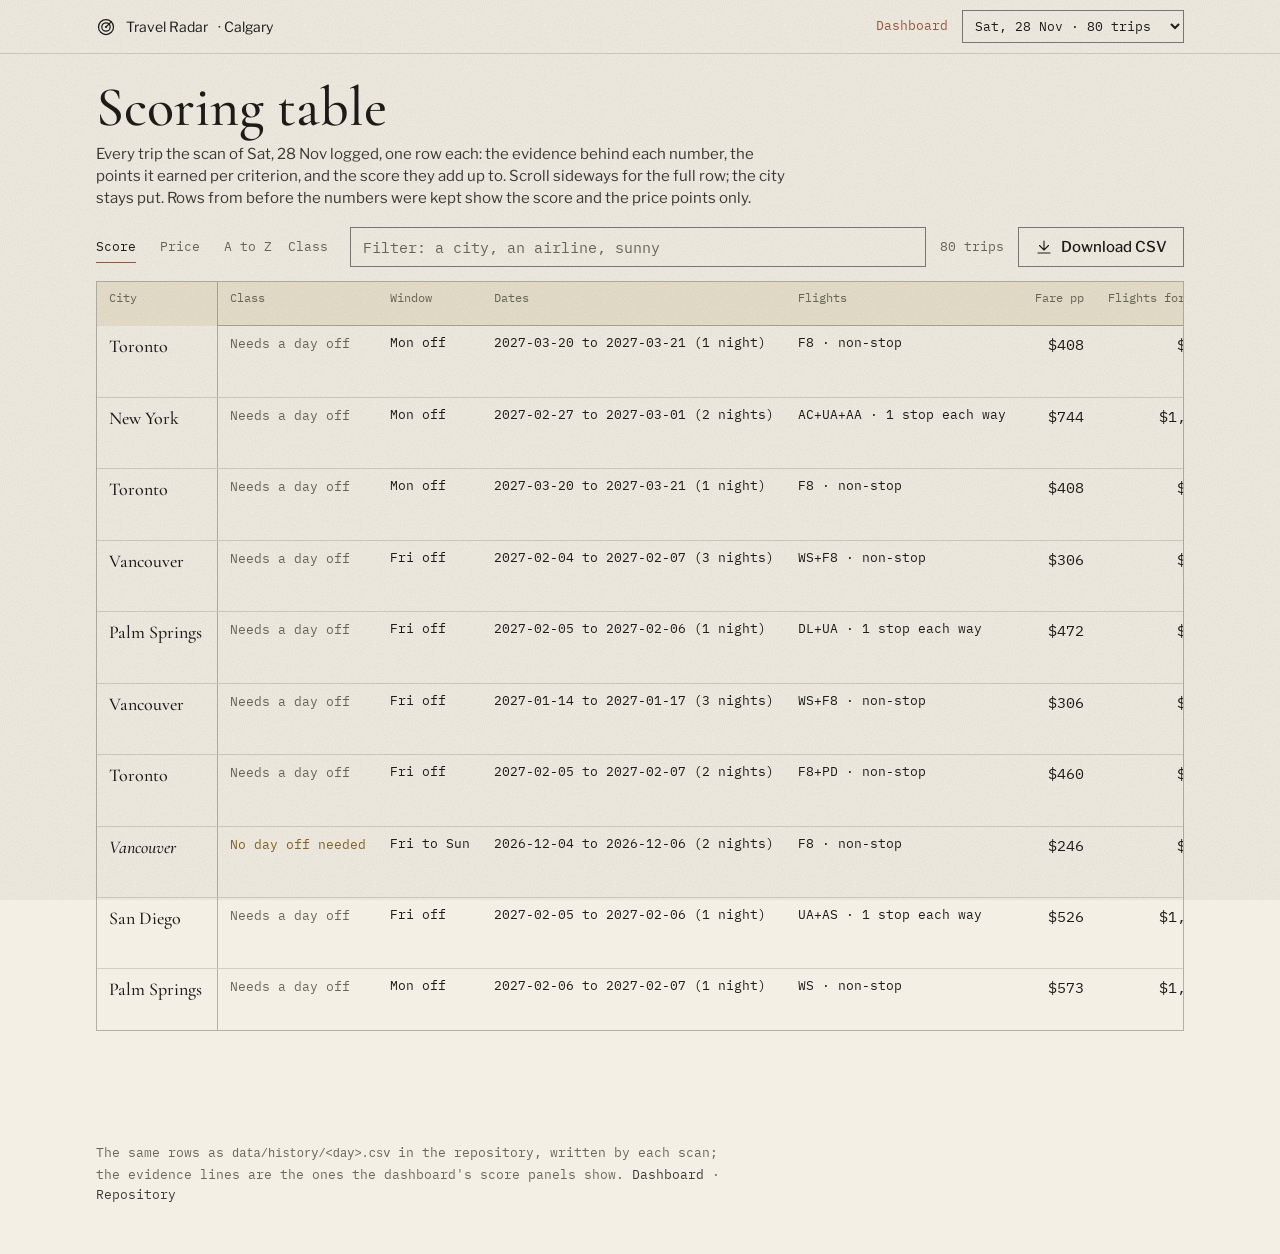
<file: table.html>
<!doctype html>
<html lang="en">
<head>
  <meta charset="utf-8">
  <meta name="viewport" content="width=device-width, initial-scale=1, viewport-fit=cover">
  <title>Scoring table · Travel Radar</title>
  <meta name="description" content="Every trip the radar logged in a scan, spreadsheet-style: the evidence behind each number, the points per criterion, and the score.">
  <meta name="theme-color" content="#F3EFE4" media="(prefers-color-scheme: light)">
  <meta name="theme-color" content="#2C2A27" media="(prefers-color-scheme: dark)">
  <link rel="icon" href="site/icons/icon.svg" type="image/svg+xml">
  <link rel="apple-touch-icon" href="site/icons/apple-touch-icon.png">
  <link rel="preconnect" href="https://fonts.googleapis.com">
  <link rel="preconnect" href="https://fonts.gstatic.com" crossorigin>
  <link rel="stylesheet" href="https://fonts.googleapis.com/css2?family=Cormorant+Garamond:ital,wght@0,400;0,500;1,400&family=Libre+Franklin:wght@400;500&family=IBM+Plex+Mono&display=swap" media="print" onload="this.media='all'">
  <noscript><link rel="stylesheet" href="https://fonts.googleapis.com/css2?family=Cormorant+Garamond:ital,wght@0,400;0,500;1,400&family=Libre+Franklin:wght@400;500&family=IBM+Plex+Mono&display=swap"></noscript>
  <link rel="stylesheet" href="site/style.css">
</head>
<body class="table-page">
  <svg class="sprite" aria-hidden="true" xmlns="http://www.w3.org/2000/svg">
    <symbol id="i-radar" viewBox="0 0 24 24"><circle cx="12" cy="12" r="9"/><circle cx="12" cy="12" r="5"/><circle cx="12" cy="12" r="1.2" fill="currentColor" stroke="none"/><path d="M12 12l6.4-6.4"/></symbol>
    <symbol id="i-down" viewBox="0 0 24 24"><path d="M12 4v12M6 10l6 6 6-6M4 20h16"/></symbol>
  </svg>

  <header class="bar static">
    <a class="brand" href="./"><svg class="ic" aria-hidden="true"><use href="#i-radar"/></svg>Travel Radar<span class="brand-x"> · Calgary</span></a>
    <div class="bar-right">
      <a class="mono-link" href="./">Dashboard</a>
      <label class="sr" for="day">Scan day</label>
      <select id="day" class="day-pick"><option>Loading…</option></select>
    </div>
  </header>

  <main>
    <section aria-labelledby="table-h">
      <h1 id="table-h">Scoring table</h1>
      <p class="hint" id="hint">Every trip the scan logged, one row each: the evidence behind each number, the points it earned per criterion, and the score they add up to. Scroll sideways for the full row; the city stays put.</p>
      <div class="tools">
        <fieldset class="seg" id="sort">
          <legend class="sr">Sort trips by</legend>
          <label><input type="radio" name="sort" value="score" checked><span>Score</span></label>
          <label><input type="radio" name="sort" value="price"><span>Price</span></label>
          <label><input type="radio" name="sort" value="city"><span>A to Z</span></label>
          <label><input type="radio" name="sort" value="class"><span>Class</span></label>
        </fieldset>
        <input id="q" class="filter" type="search" placeholder="Filter: a city, an airline, sunny" aria-label="Filter rows">
        <span id="count" class="muted count" aria-live="polite"></span>
        <a id="dl" class="btn" href="data/history/latest.csv" download><svg class="ic" aria-hidden="true"><use href="#i-down"/></svg>Download CSV</a>
      </div>
      <div class="tscroll" id="wrap" tabindex="0">
        <table class="stab" id="tbl"><thead></thead><tbody></tbody></table>
      </div>
    </section>
  </main>

  <footer>
    <p>The same rows as <code>data/history/&lt;day&gt;.csv</code> in the repository, written by each scan; the evidence lines are the ones the dashboard's score panels show.
      <a href="./">Dashboard</a> ·
      <a href="https://github.com/WilliamEbong/spontaneous-travel-radar">Repository</a></p>
  </footer>
  <script src="site/table.js" defer></script>
</body>
</html>
</file>
<file: site/style.css>
/* Travel Radar, in the archive-of-looking system: one horizon (the Earth's limb at 63.3% of the first frame), paper
   below it, Perpetua / Franklin Gothic / Consolas with their web fallbacks, ivory and ink with rust as the one payoff
   colour. Square corners, keylines instead of shadows, grain instead of gradients. Colour never carries meaning alone:
   every class, ladder and status word is printed. */
:root {
  color-scheme: light;
  --serif: "Perpetua", "Cormorant Garamond", "Sitka Banner", Georgia, serif;
  --sans: "Franklin Gothic Book", "Libre Franklin", system-ui, sans-serif;
  --sans-m: "Franklin Gothic Medium", "Libre Franklin", system-ui, sans-serif;
  --mono: "Consolas", "IBM Plex Mono", ui-monospace, Menlo, monospace;
  --ease: cubic-bezier(0.3, 0, 0.7, 1);   /* near-linear: every fade, slide and push on the page */
  interpolate-size: allow-keywords;        /* lets <details> open to height: auto with a transition */

  --ground: #F3EFE4;            /* ivory */
  --card: #E9E1CD;              /* aged cream: slips, pages, drawers that need a ground */
  --ink: #1D1C1A;
  --graphite: #3C3A35;
  --caption: #6B665C;           /* 5.0:1 on ivory */
  --grey: #8B867B;              /* rules, de-emphasis, never text under 24 px */
  --rust: #A2573B;              /* the payoff: hits, exceptional, the primary action */
  --rust-ink: #A2573B;          /* rust as text on this ground (4.6:1 on ivory) */
  --ochre: #B98A3E;             /* the no-day-off class rule */
  --ochre-text: #8A6420;
  --green: #4E6A58;
  --blue: #6E8496;
  --series: #236292;            /* Prussian blue, the chart series */
  --night: #181417;             /* the first frame's ground, matched to the photograph's sky */
  --keyline: rgba(29, 28, 26, 0.30);
  --hairline: rgba(29, 28, 26, 0.16);
  --wash: rgba(233, 225, 205, 0.55);   /* hover ground: half a cream slip */
  --ok: #4E6A58;
  --warn: #8A6420;
  --bad: #A2573B;
  --on-rust: #F3EFE4;
  --caption-card: #5F5A50;      /* captions on cream: 5.3:1 */
  --rust-card: #8E4A2E;         /* rust as text on cream: 5.1:1 */
  --ochre-card: #7A5818;        /* ochre as text on cream: 5.2:1 */
  --control-line: rgba(29, 28, 26, 0.55);   /* control boundaries: 3.6:1 against the ground */
}
@media (prefers-color-scheme: dark) {
  :root:not([data-theme="light"]) {
    color-scheme: dark;
    --ground: #2C2A27;          /* charcoal */
    --card: #363330;
    --ink: #F3EFE4;
    --graphite: rgba(243, 239, 228, 0.80);
    --caption: rgba(243, 239, 228, 0.70);
    --grey: #8B867B;
    --rust: #B98A3E;            /* faded ochre is the accent on dark (rust drops to 2.7:1) */
    --rust-ink: #D1A458;
    --ochre: #B98A3E;
    --ochre-text: #D1A458;
    --green: #8FB09A;
    --blue: #9FB3C2;
    --series: #7FA6C8;
    --keyline: rgba(243, 239, 228, 0.30);
    --hairline: rgba(243, 239, 228, 0.16);
    --wash: rgba(243, 239, 228, 0.06);
    --ok: #8FB09A;
    --warn: #D1A458;
    --bad: #D98B6E;
    --on-rust: #1D1C1A;
    --caption-card: rgba(243, 239, 228, 0.72);
    --rust-card: #D1A458;
    --ochre-card: #D1A458;
    --control-line: rgba(243, 239, 228, 0.55);
  }
}
:root[data-theme="dark"] {
  color-scheme: dark;
  --ground: #2C2A27; --card: #363330; --ink: #F3EFE4; --graphite: rgba(243, 239, 228, 0.80); --caption: rgba(243, 239, 228, 0.70);
  --grey: #8B867B; --rust: #B98A3E; --rust-ink: #D1A458; --ochre: #B98A3E; --ochre-text: #D1A458; --green: #8FB09A; --blue: #9FB3C2;
  --series: #7FA6C8; --keyline: rgba(243, 239, 228, 0.30); --hairline: rgba(243, 239, 228, 0.16); --wash: rgba(243, 239, 228, 0.06);
  --ok: #8FB09A; --warn: #D1A458; --bad: #D98B6E; --on-rust: #1D1C1A;
  --caption-card: rgba(243, 239, 228, 0.72); --rust-card: #D1A458; --ochre-card: #D1A458; --control-line: rgba(243, 239, 228, 0.55);
}

/* ---- base ---- */
* { box-sizing: border-box; }
html { -webkit-text-size-adjust: 100%; scroll-behavior: smooth; }
body {
  margin: 0; background: var(--ground); color: var(--ink);
  font: 1rem/1.45 var(--sans); -webkit-font-smoothing: antialiased; accent-color: var(--rust);
}
/* paper fibre: one fixed, generated grain over everything (dialogs sit in the top layer, above it; the bar at 5 and the tip at 20 stay crisp) */
body::after {
  content: ""; position: fixed; inset: 0; z-index: 4; pointer-events: none; opacity: 0.08; mix-blend-mode: multiply;
  background-image: url("data:image/svg+xml,%3Csvg xmlns='http://www.w3.org/2000/svg' width='240' height='240'%3E%3Cfilter id='g'%3E%3CfeTurbulence type='fractalNoise' baseFrequency='0.9' numOctaves='2' stitchTiles='stitch'/%3E%3CfeColorMatrix values='0 0 0 0 0 0 0 0 0 0 0 0 0 0 0 0 0 0 0.9 0'/%3E%3C/filter%3E%3Crect width='240' height='240' filter='url(%23g)'/%3E%3C/svg%3E");
}
@media (prefers-color-scheme: dark) { :root:not([data-theme="light"]) body::after { mix-blend-mode: screen; opacity: 0.07; } }
:root[data-theme="dark"] body::after { mix-blend-mode: screen; opacity: 0.07; }
a { color: var(--rust-ink); font-family: var(--sans-m); font-weight: 500; text-decoration: none; transition: color 0.15s; }
a:hover { color: var(--ink); }
footer a, .bar a { font-family: inherit; font-weight: inherit; }
::selection { background: rgba(185, 138, 62, 0.35); }
:focus-visible { outline: 2px solid var(--rust); outline-offset: 3px; }
::-webkit-scrollbar { width: 10px; height: 10px; }
::-webkit-scrollbar-thumb { background: var(--keyline); border: 3px solid var(--ground); }
::-webkit-scrollbar-track { background: transparent; }
button { font: inherit; color: inherit; }
p { margin: 0 0 12px; }
h1, h2, h3 { margin: 0; font-family: var(--serif); font-weight: 500; letter-spacing: 0; line-height: 1.04; text-wrap: balance; }
h2 { font-size: 2.125rem; }
h3 { font-size: 1.375rem; }
.sub-h { margin: 22px 0 8px; font: 500 0.9375rem/1.3 var(--sans-m); color: var(--graphite); }
.sr { position: absolute; width: 1px; height: 1px; overflow: hidden; clip: rect(0 0 0 0); white-space: nowrap; }
.sprite { display: none; }
.ic { width: 20px; height: 20px; fill: none; stroke: currentColor; stroke-width: 1.5; stroke-linecap: round; stroke-linejoin: round; flex: none; }
.muted { color: var(--caption); }
.empty { color: var(--caption); margin: 0; }
.mono { font-family: var(--mono); }
.skip { position: absolute; left: 16px; top: -48px; z-index: 30; padding: 8px 12px; background: var(--ink); color: var(--ground); font-family: var(--mono); font-size: 0.8125rem; }
.skip:focus { top: 12px; }

/* ---- the first frame: night sky, the verdict above the horizon, the Earth's limb on it ----
   The frame is a plate the paper slides over: it sticks to the top of the viewport while the paper (everything after it)
   scrolls up across the limb. That handover is layout, not a scroll handler. As it happens the words give way and night
   falls on the plate (scroll-driven, below); once the plate is covered it stops painting (.gone, set by an observer). */
.frame {
  position: sticky; top: 0; z-index: 0; height: 100svh; min-height: 560px; overflow: clip; padding: 1px 0; color: #F3EFE4; background: var(--night);
  --below: 0.367;               /* the frame under the horizon: 1 - 0.633 */
}
.frame.gone { visibility: hidden; }
.frame-art { position: absolute; inset: 0; overflow: hidden; transform-origin: 50% 63.3%; }
.frame-art img {
  display: block; width: 100%; height: 100%; object-fit: cover; object-position: 42% 63.3%;   /* the limb sits at 63.3% of the photograph too, so it lands on the axis at any aspect */
  transform-origin: 50% 63.3%;
  animation: push 28s var(--ease) both;
}
.frame-art::after { content: ""; position: absolute; inset: 0; background: var(--night); opacity: 0; }   /* the night that falls as the paper rises */
@keyframes push { from { transform: scale(1); } to { transform: scale(1.045); } }
.frame-title {
  position: absolute; left: 0; right: 0; bottom: calc(100% * var(--below) + 18px);
  padding: 0 max(16px, calc((100% - 1088px) / 2));
}
.frame-title h1 {
  margin: 0; max-width: 14ch; font-size: clamp(2.5rem, 9.2vw, 6rem); line-height: 1.02; color: #F3EFE4;
  animation: rise 0.6s var(--ease) both;
}
@keyframes rise { from { opacity: 0; transform: translateY(10px); } }
/* the one line under the horizon: today's best deal, or the top hit; a link to its card */
.frame-under { position: absolute; left: 0; right: 0; top: calc(100% * (1 - var(--below)) + 22px); padding: 0 max(16px, calc((100% - 1088px) / 2)); }
.frame-lead {
  display: inline-grid; gap: 2px; justify-items: start; color: #F3EFE4; font-family: var(--sans); font-weight: 400; text-decoration: none;
  text-shadow: 0 1px 14px rgba(0, 0, 0, 0.7); animation: rise 0.6s var(--ease) 0.15s both;
}
.frame-lead[hidden] { display: none; }
/* the handover, scrubbed by the scroll itself: the headline and the deal line lift and fade over the first 36% of a
   viewport (the paper reaches the horizon at 36.7%, so the words leave with the limb), the plate pushes in 4% and
   darkens over the first full viewport. Linear by scroll: the hand is the easing. */
@keyframes frame-out { to { opacity: 0; transform: translateY(-20px); } }
@keyframes frame-near { to { transform: scale(1.04); } }
@keyframes frame-dim { to { opacity: 0.5; } }
@supports (animation-timeline: scroll()) {
  .frame-title, .frame-under { animation: frame-out linear both; animation-timeline: scroll(root); animation-range: 0px 36svh; }
  .frame-art { animation: frame-near linear both; animation-timeline: scroll(root); animation-range: 0px 100svh; }
  .frame-art::after { animation: frame-dim linear both; animation-timeline: scroll(root); animation-range: 0px 100svh; }
}
@supports not (animation-timeline: scroll()) {   /* older engines: the words fade once the paper has crossed the middle of the frame */
  .frame-title, .frame-under { transition: opacity 0.4s var(--ease); }
  .frame.past .frame-title, .frame.past .frame-under { opacity: 0; }
}
/* the paper: everything after the frame, opaque, above the plate; at least a viewport tall so the plate is always covered at the end */
.paper { position: relative; z-index: 2; background: var(--ground); min-height: 100svh; }
.frame-end { position: absolute; top: calc(-1 * max(100svh, 560px)); left: 0; width: 1px; height: max(100svh, 560px); }   /* the sentinel the observers watch: the frame's own span, ending at the paper's edge */
.frame-lead:hover { color: #F3EFE4; }
.frame-lead .k { font: 0.75rem/1.4 var(--mono); color: rgba(243, 239, 228, 0.72); }
.frame-lead .c { font-family: var(--serif); font-weight: 500; font-size: 1.75rem; line-height: 1.05; text-decoration: underline; text-decoration-color: transparent; text-underline-offset: 5px; text-decoration-thickness: 1px; transition: text-decoration-color 0.15s; }
.frame-lead:hover .c, .frame-lead:focus-visible .c { text-decoration-color: rgba(243, 239, 228, 0.6); }
.frame-lead .f { font: 0.8125rem/1.5 var(--mono); color: rgba(243, 239, 228, 0.85); }
@media (min-width: 720px) { .frame-lead .c { font-size: 2.125rem; } .frame-lead .f, .frame-lead .k { font-size: 0.875rem; } }

/* ---- the bar: a mono byline and meta line over the frame, then paper with a hairline once the page scrolls ---- */
.bar {
  position: fixed; top: 0; left: 0; right: 0; z-index: 5;
  display: flex; align-items: center; justify-content: space-between; gap: 12px;
  padding: 10px max(16px, calc((100% - 1088px) / 2)); padding-top: calc(10px + env(safe-area-inset-top));
  color: #F3EFE4; transition: background 0.3s cubic-bezier(0.3, 0, 0.7, 1), color 0.3s, border-color 0.3s; border-bottom: 1px solid transparent;
}
.bar.on-paper { color: var(--ink); background: var(--ground); border-color: var(--hairline); }
.bar.static { position: static; color: var(--ink); background: none; border-color: var(--hairline); }
.brand { display: inline-flex; align-items: center; gap: 10px; font: 0.875rem/1.4 var(--mono); color: inherit; text-decoration: none; white-space: nowrap; }
.brand .ic { width: 20px; height: 20px; }
.bar-right { display: flex; align-items: center; gap: 8px; min-width: 0; }
.scan-meta { font: 0.8125rem/1.4 var(--mono); color: inherit; opacity: 0.85; white-space: nowrap; overflow: hidden; text-overflow: ellipsis; }
.scan-meta.warn { color: var(--warn); opacity: 1; }
.bar:not(.on-paper):not(.static) .scan-meta.warn { color: #E2B86A; }
.icon-btn {
  position: relative; display: inline-flex; align-items: center; justify-content: center; width: 40px; height: 40px;
  border: 1px solid currentColor; background: transparent; color: inherit; cursor: pointer;
  transition: background 0.15s, border-color 0.15s;
}
.bar .icon-btn { border-color: color-mix(in srgb, currentColor 55%, transparent); }
@media (hover: hover) { .icon-btn:hover { background: color-mix(in srgb, currentColor 8%, transparent); } }
.icon-btn:active { transform: translateY(1px); }
.dot { position: absolute; top: 6px; right: 6px; width: 7px; height: 7px; border-radius: 50%; background: var(--grey); }
.dot.ok { background: var(--ok); }
.dot.warn { background: var(--warn); }
.dot.bad { background: var(--bad); }
.bar:not(.on-paper) .dot.ok { background: #8FB09A; }
.bar:not(.on-paper) .dot.bad { background: #D98B6E; }

/* ---- layout on the paper ---- */
main { max-width: 1088px; margin: 0 auto; padding: 28px 16px calc(24px + env(safe-area-inset-bottom)); }
section { margin: 0 0 56px; }
.sec-head { display: flex; flex-wrap: wrap; align-items: baseline; justify-content: space-between; gap: 8px 20px; margin-bottom: 10px; }
.sec-head .n { font: 0.8125rem/1.4 var(--mono); color: var(--caption); }
.hint { color: var(--graphite); font-size: 0.9375rem; margin: 6px 0 18px; max-width: 70ch; }
.hint:empty { display: none; }
.quiet { margin: 0; font: 0.9375rem/1.5 var(--mono); color: var(--graphite); max-width: 70ch; }
details.how { margin: -6px 0 22px; max-width: 70ch; font-size: 0.9375rem; color: var(--graphite); }
details.how:empty { display: none; }   /* nothing to disclose until the scan's copy lands */
details.how summary { cursor: pointer; list-style: none; display: inline-block; color: var(--rust-ink); font: 500 0.9375rem/1.5 var(--sans-m); padding: 2px 0; }
details.how summary::-webkit-details-marker { display: none; }
details.how summary, details.tbl summary, details.steps summary { transition: color 0.15s; }
@media (hover: hover) { details.how summary:hover, details.tbl summary:hover, details.steps summary:hover { color: var(--ink); } }
details.how summary::after { content: " +"; }
details.how[open] summary::after { content: " \2212"; }
details.how p { margin: 8px 0 0; }
.lead { font-size: 1.1875rem; line-height: 1.4; margin: 0 0 18px; max-width: 62ch; text-wrap: pretty; }
.lead b { font-family: var(--sans-m); font-weight: 500; }
.notice {
  display: flex; gap: 10px; align-items: flex-start; margin: 14px 0 0; padding: 12px 14px;
  background: var(--card); border: 1px solid var(--keyline); font-size: 0.9375rem;
}
.notice .ic { margin-top: 2px; color: var(--warn); }
.notice p { margin: 0; }
#main, section { scroll-margin-top: 72px; }   /* the fixed bar */

/* ---- words that carry meaning: the trip class and the fare's rung on the route's ladder. Always printed, in mono. ---- */
.cls, .lad { font: 0.8125rem/1.5 var(--mono); white-space: nowrap; }
.cls { color: var(--caption); }
.cls-weekend { color: var(--ochre-text); }
.lad-exceptional { color: var(--rust-ink); }
.lad-good { color: var(--green); }
.lad-typical { color: var(--caption); }
.lad-above { color: var(--graphite); }
.lad .n { color: var(--graphite); }
.strong { font-family: var(--sans-m); font-weight: 500; color: var(--ink); }
/* a group head: the class word left, the count right, a hairline under both, the same line the section heads use */
.grp { display: flex; align-items: baseline; justify-content: space-between; gap: 10px; margin: 28px 0 12px; padding-bottom: 6px; border-bottom: 1px solid var(--hairline); font: 0.875rem/1.4 var(--mono); }
.grp .n { color: var(--caption); }
.grp:first-of-type { margin-top: 6px; }

/* ---- slips: cream cards with a keyline (hits, empty states, the daily note) ---- */
.slip { background: var(--card); border: 1px solid var(--keyline); }
.slip, article.city.hit, .bd, .sheet, .notice { --caption: var(--caption-card); --rust-ink: var(--rust-card); --ochre-text: var(--ochre-card); }   /* text on cream */
.cards { display: grid; gap: 12px; grid-template-columns: 1fr; }   /* rows stretch: every card in a row is the same height */
.empty-card { display: flex; gap: 12px; align-items: flex-start; padding: 16px 18px; }
.empty-card .ic { color: var(--caption); margin-top: 2px; width: 22px; height: 22px; }
.empty-card p { margin: 0; color: var(--graphite); }
.empty-card b { display: block; color: var(--ink); font-family: var(--serif); font-weight: 500; font-size: 1.375rem; line-height: 1.1; margin-bottom: 4px; }

/* ---- a tray or drawer: the card every trip gets. A 3 px rule on top names the class (ochre = no day off), the label repeats it. ---- */
article.city {
  position: relative; display: flex; flex-direction: column; background: transparent; border: 1px solid var(--keyline); border-top-width: 3px; border-top-color: var(--grey);
  transition: border-color 0.2s var(--ease);
}
article.city.c-weekend { border-top-color: var(--ochre); }
article.city.hit { background: var(--card); border-color: var(--rust); border-top-color: var(--grey); }
article.city.hit.c-weekend { border-top-color: var(--ochre); }
article.city { scroll-margin-top: 72px; }
/* the tray's anatomy is pinned: name and numeral at the top, the figures in the middle, the class and ladder lines at the
   bottom. The card fills its grid row; the bottom block takes the slack. */
.city > details { flex: 1; display: flex; flex-direction: column; }
.city details > summary { flex: 1; display: flex; flex-direction: column; list-style: none; cursor: pointer; padding: 16px 18px 14px; transition: background 0.15s; }
.city summary::-webkit-details-marker { display: none; }
@media (hover: hover) {
  .city summary:hover { background: var(--wash); }
  article.city:has(> details > summary:hover) { border-inline-color: var(--control-line); border-bottom-color: var(--control-line); }
}
.city summary:active { background: var(--wash); }
.city .row { display: grid; grid-template-columns: minmax(0, 1fr) auto; column-gap: 16px; align-items: baseline; }
.city .main { display: contents; }
.city .name { display: block; font-family: var(--serif); font-weight: 500; font-size: 1.875rem; line-height: 1.02; letter-spacing: 0; }
.city .sub { display: block; color: var(--caption); font: 0.8125rem/1.45 var(--mono); margin-top: 5px; }
.city .row .sub { grid-column: 1 / -1; }   /* the route line takes the full width, so "1 stop each way" never rags under the numeral */
.city .row .num { grid-column: 2; grid-row: 1; text-align: right; }   /* .row only: the Every-weekend table's td.num is a table cell */
.city .fig { display: flex; flex-wrap: wrap; align-items: baseline; gap: 2px 10px; margin-top: 12px; }
.city .for2 { font: 1.375rem/1.2 var(--mono); color: var(--ink); }
.city .pp { color: var(--caption); font: 0.8125rem/1.4 var(--mono); }
.city .dates { display: flex; flex-wrap: wrap; align-items: baseline; gap: 2px 10px; margin-top: 10px; font-size: 0.9375rem; }
.city .lad-line { margin-top: 6px; }
.city .meta {
  display: grid; grid-template-columns: minmax(0, 1fr) auto; grid-template-areas: "a chev" "b chev"; align-items: center; gap: 2px 14px;
  margin-top: auto; padding-top: 12px; font: 0.8125rem/1.5 var(--mono); color: var(--graphite);
}
.city .meta .ml { grid-area: a; display: flex; flex-wrap: wrap; gap: 2px 10px; }
.city .meta > .cls { grid-area: b; }
.city .chev { grid-area: chev; align-self: center; color: var(--caption); transition: transform 0.25s var(--ease); }
.city details[open] .chev { transform: rotate(180deg); }
.city .body { padding: 4px 18px 18px; border-top: 1px solid var(--hairline); }
.hit .body { display: block; padding-top: 10px; }
.city .links { margin: 18px 0 0; font-size: 0.9375rem; }
.city .links a { display: inline-flex; align-items: center; gap: 6px; }
.city .links .ic { width: 16px; height: 16px; }
article.city.none { border-style: dashed; border-top-style: solid; }
.city.none .nosum { display: grid; gap: 4px; padding: 16px 18px; }
.city.none .name { color: var(--graphite); }
.city.none .sub { margin-top: 2px; }

/* ---- passed: catalogue drawers, one big serif numeral each ---- */
.plist { list-style: none; margin: 0; padding: 0; display: grid; gap: 12px; grid-template-columns: 1fr; }
.prow { display: flex; flex-direction: column; border: 1px solid var(--keyline); border-top: 3px solid var(--grey); transition: border-color 0.2s var(--ease); }
.prow.c-weekend { border-top-color: var(--ochre); }
.prow > details { flex: 1; display: flex; flex-direction: column; }
/* the drawer's anatomy: the numeral and the city share the top line (the chevron at its end), then the dates, the class, the
   fare line and the stage it reached, each a full-width line, so every drawer in a row wraps the same way */
.prow-sum {
  flex: 1; display: grid; grid-template-columns: auto minmax(0, 1fr) auto; grid-template-areas: "n c chev" "d d d" "k k k" "m m m" "s s s";
  gap: 4px 16px; align-items: baseline; align-content: start; padding: 14px 18px 16px; list-style: none;
}
.prow-sum > .score, .prow-sum > .strong { grid-area: n; }
.prow-sum > .city { grid-area: c; font-family: var(--serif); font-weight: 500; font-size: 1.625rem; line-height: 1.04; }
.prow-sum > .small { grid-area: d; color: var(--caption); font: 0.8125rem/1.45 var(--mono); }
.prow-sum > .cls { grid-area: k; }
summary.prow-sum { cursor: pointer; transition: background 0.15s; }
summary.prow-sum::-webkit-details-marker { display: none; }
@media (hover: hover) {
  summary.prow-sum:hover { background: var(--wash); }
  .prow:has(> details > summary:hover) { border-inline-color: var(--control-line); border-bottom-color: var(--control-line); }
}
summary.prow-sum:active { background: var(--wash); }
.prow-sum .chev { grid-area: chev; align-self: center; color: var(--caption); transition: transform 0.25s var(--ease); }
.prow details[open] .chev { transform: rotate(180deg); }
.prow-meta { grid-area: m; display: flex; flex-wrap: wrap; align-items: baseline; gap: 4px 14px; font: 0.8125rem/1.5 var(--mono); color: var(--graphite); }
.prow-stage { grid-area: s; min-height: calc(2 * 1.45em); margin-top: 4px; font-size: 0.9375rem; color: var(--graphite); max-width: 56ch; }   /* two lines reserved: drawers in a column stay one height */
.prow .body { padding: 0 18px 16px; }
.stage { color: var(--caption); }
.stage.hit { color: var(--rust-ink); }
.prow .lbl, .wins .lbl { position: absolute; width: 1px; height: 1px; overflow: hidden; clip: rect(0 0 0 0); }
.prow .score { font-family: var(--serif); font-weight: 500; font-size: 3.5rem; line-height: 0.9; margin: 2px 0 0; padding: 0 2px; }

/* ---- the score: a serif numeral that is a button; its evidence opens as a field-note slip ---- */
.score {
  display: inline-flex; align-items: baseline; margin: 0 -4px; padding: 0 4px; border: 0; background: none; cursor: pointer;
  font-family: var(--serif); font-weight: 500; font-size: 2.5rem; line-height: 0.95; color: var(--ink); white-space: nowrap;
}
.score .lbl { font: 0.75rem/1 var(--mono); color: var(--caption); margin-right: 6px; }
.score .n { text-decoration: underline; text-decoration-color: transparent; text-decoration-thickness: 1px; text-underline-offset: 6px; transition: text-decoration-color 0.15s; }
.score:hover .n, .score[aria-expanded="true"] .n { text-decoration-color: var(--rust); }
.hit .score .n { color: var(--rust-ink); }
.wins .score { font-size: 1.5rem; margin: 0; padding: 0; }
.wins .score .n { text-underline-offset: 4px; }
.bd {
  z-index: 10; padding: 12px 14px 14px; text-align: left; font: 0.8125rem/1.45 var(--mono); color: var(--ink);
  background: var(--card); border: 1px solid var(--keyline);
  transition: opacity 0.25s var(--ease), transform 0.3s var(--ease), display 0.3s allow-discrete;   /* the slip fades and settles 6 px; fades out before it goes */
}
.bd[hidden] { display: none; opacity: 0; transform: translateY(6px); }
@starting-style { .bd:not([hidden]) { opacity: 0; transform: translateY(6px); } }
.bd-h { margin: 0 0 8px; font: 500 0.9375rem/1.3 var(--sans-m); }
.bdt { width: 100%; border-collapse: collapse; font: inherit; }
.bdt th, .bdt td { padding: 6px 0; border-bottom: 1px solid var(--hairline); vertical-align: top; text-align: left; }
.bdt th { width: 1%; padding-right: 14px; white-space: nowrap; font: 500 0.8125rem/1.45 var(--sans-m); color: var(--ink); }
.bdt tr:last-child th, .bdt tr:last-child td { border-bottom: 0; }
.bdt .pts { display: inline-block; min-width: 5em; color: var(--ink); }
.bdt .bdbar { display: inline-block; width: 72px; height: 2px; margin-left: 6px; vertical-align: middle; background: transparent; overflow: hidden; }
.bdt .bdbar i { display: block; height: 100%; background: var(--rust); }
.bdt .in { display: block; color: var(--graphite); font: 0.8125rem/1.4 var(--sans); margin-top: 2px; }
@media (min-width: 720px) { .bd { position: fixed; width: min(420px, calc(100vw - 32px)); } }
@media (max-width: 719px) {
  .bd { order: 99; margin-top: 8px; }
  .wins td.sc { display: contents; }
  .wins td.sc > :not(.bd) { justify-self: end; }
  .wins .bd { grid-column: 1 / -1; margin-top: 4px; }
  .prow .bd { grid-column: 1 / -1; }
}

/* ---- the sort: plain mono words in cells of one width, flush left, the chosen one underlined in rust under the word itself ---- */
.seg { display: inline-grid; grid-auto-flow: column; grid-auto-columns: 1fr; gap: 0 16px; margin: 0; padding: 0; border: 0; }
.seg label { position: relative; }
.seg input { position: absolute; inset: 0; opacity: 0; margin: 0; cursor: pointer; }
.seg span { display: inline-block; padding: 6px 0; font: 0.8125rem/1.4 var(--mono); color: var(--caption); border-bottom: 1px solid transparent; transition: color 0.15s, border-color 0.15s; }
@media (hover: hover) { .seg input:hover + span { color: var(--ink); } }
.seg input:active + span { color: var(--ink); background: var(--wash); }
.seg input:checked + span { color: var(--ink); border-bottom-color: var(--rust); }
.seg input:focus-visible + span { outline: 2px solid var(--rust); outline-offset: 2px; }
.seg.wide { display: flex; gap: 0; border: 1px solid var(--control-line); }
.seg.wide label { flex: 1; }
.seg.wide span { display: block; text-align: center; padding: 9px 8px; border-bottom: 0; }
.seg.wide input:checked + span { background: var(--ink); color: var(--ground); }

/* ---- the price line: one series in Prussian blue on paper, baseline rule, crosshair, mono figures ---- */
.spark { display: block; width: 100%; height: auto; overflow: visible; cursor: crosshair; }
.spark:focus-visible { outline: 2px solid var(--rust); outline-offset: 4px; }
.spark .line { fill: none; stroke: var(--series); stroke-width: 1.75; vector-effect: non-scaling-stroke; stroke-linejoin: round; stroke-linecap: round; }
.spark .dot { fill: var(--series); stroke: var(--ground); stroke-width: 2; }
.spark .cross { stroke: var(--keyline); stroke-width: 1; }
.spark .base { stroke: var(--keyline); stroke-width: 1; }
.spark-cap { display: flex; flex-wrap: wrap; gap: 4px 16px; margin-top: 8px; font: 0.8125rem/1.5 var(--mono); color: var(--graphite); }
.spark-cap b { color: var(--ink); font-weight: 400; }
.tip {
  position: fixed; z-index: 20; pointer-events: none; background: var(--ink); color: var(--ground);
  padding: 4px 8px; font: 0.8125rem/1.4 var(--mono);
}
.tip strong { font-weight: 400; }

/* ---- tables ---- */
table { width: 100%; border-collapse: collapse; font-size: 0.9375rem; }
th, td { text-align: left; padding: 8px 10px 8px 0; border-bottom: 1px solid var(--hairline); vertical-align: top; }
th { font: 0.75rem/1.4 var(--mono); color: var(--caption); }
tbody th { font: 0.9375rem/1.4 var(--sans); color: var(--ink); }
tr:last-child td, tr:last-child th { border-bottom: 0; }
td:last-child, th:last-child { padding-right: 0; }
.num { text-align: right; font-family: var(--mono); font-size: 0.9375rem; }
th.num { font-size: 0.75rem; }   /* a column head stays a caption */
.wins th { white-space: nowrap; }
.wins > tbody > tr > th { white-space: normal; }
.wins .sub { display: block; color: var(--caption); font: 0.8125rem/1.45 var(--mono); margin-top: 2px; }
.wins th .cls { margin-left: 8px; }
.wins .win { white-space: nowrap; }   /* the window phrase stays whole; the class word wraps under it */
.wins > tbody > .is-best > th { font-family: var(--sans-m); font-weight: 500; }
details.tbl { margin-top: 10px; font-size: 0.9375rem; }
details.tbl summary { cursor: pointer; font: 0.8125rem/1.4 var(--mono); color: var(--rust-ink); padding: 6px 0; }
details.tbl table { margin-top: 6px; }

/* ---- oil motion: every <details> on the page opens and closes with an eased height and a fade, never a jump. The height is
   the one layout animation on the page (350 ms, one card at a time, native ::details-content); engines without it cut. ---- */
details::details-content { height: 0; overflow: clip; transition: height 0.35s var(--ease), content-visibility 0.35s allow-discrete; }
details[open]::details-content { height: auto; }
details[open] > .body, details[open] > .brief { animation: fade-in 0.45s var(--ease) both; }
@keyframes fade-in { from { opacity: 0; } }
/* the first time a card scrolls into view it fades up 10 px; the classes come from JS, so nothing hides without it */
.reveal { opacity: 0; transform: translateY(10px); }
.reveal.in, .reveal:focus-within { opacity: 1; transform: none; transition: opacity 0.5s var(--ease), transform 0.5s var(--ease); transition-delay: var(--d, 0ms); }
/* the skeleton: six empty keyline trays in the markup itself, so the paper has its shape while the JSON loads; one caption
   line says what is happening. Nothing loops. (.skel: the settings panel's loading bars, static.) */
.skel-tray { min-height: 244px; border: 1px solid var(--hairline); border-top: 3px solid var(--hairline); }
.skel { display: block; height: 14px; background: var(--hairline); margin: 14px 0; }

/* ---- briefs and the daily note (a page specimen) ---- */
details.item { padding: 12px 18px; border-bottom: 1px solid var(--hairline); }
details.item:last-child { border-bottom: 0; }
details.item summary { cursor: pointer; list-style: none; display: flex; align-items: center; gap: 10px; margin: -12px -18px; padding: 12px 18px; transition: background 0.15s; }
@media (hover: hover) { details.item summary:hover { background: var(--wash); } }
details.item summary:active { background: var(--wash); }
details.item[open] summary { margin-bottom: 0; }
details.item summary::-webkit-details-marker { display: none; }
details.item summary .chev { margin-left: auto; color: var(--caption); transition: transform 0.25s var(--ease); }
details.item[open] summary .chev { transform: rotate(180deg); }
details.item .date { font: 0.9375rem/1.4 var(--mono); }
details.item .small { color: var(--caption); font-size: 0.8125rem; }
.brief { margin-top: 8px; max-width: 72ch; }
.brief h3 { font-size: 1.625rem; margin: 14px 0 8px; }
.brief h4 { font: 500 1.0625rem/1.3 var(--sans-m); margin: 18px 0 6px; }
.brief h5 { font: 500 0.9375rem/1.3 var(--sans-m); margin: 14px 0 4px; color: var(--graphite); }
.brief ul, .brief ol { margin: 6px 0; padding-left: 22px; }
.brief li { margin: 0 0 4px; }
.brief p { margin: 0 0 10px; }
.brief strong { font-family: var(--sans-m); font-weight: 500; }
.page { padding: 20px 22px 16px; margin-bottom: 14px; }
.page .brief { margin: 0; }
.page .brief h3:first-child { margin-top: 0; }
.page-cap { font: 0.8125rem/1.4 var(--mono); color: var(--caption); margin: 0 0 12px; }
@media (min-width: 720px) { .page { padding: 28px 32px 22px; } }

/* ---- the health sheet ---- */
.sheet {
  border: 1px solid var(--keyline); padding: 0; margin: auto; width: min(100% - 32px, 560px); max-height: 85dvh;
  background: var(--card); color: var(--ink);
  opacity: 0; transform: translateY(12px);
  transition: opacity 0.3s var(--ease), transform 0.35s var(--ease), overlay 0.35s allow-discrete, display 0.35s allow-discrete;
}
.sheet[open] { opacity: 1; transform: none; }
@starting-style { .sheet[open] { opacity: 0; transform: translateY(12px); } }
.sheet::backdrop { background: rgba(29, 28, 26, 0.5); transition: opacity 0.25s, overlay 0.25s allow-discrete, display 0.25s allow-discrete; opacity: 0; }
.sheet[open]::backdrop { opacity: 1; }
@starting-style { .sheet[open]::backdrop { opacity: 0; } }
.sheet-head { position: sticky; top: 0; display: flex; align-items: center; justify-content: space-between; padding: 18px 20px 10px; background: var(--card); }
.sheet-head h2 { font-size: 1.875rem; }
.health { display: grid; grid-template-columns: 1fr 1fr; gap: 0 20px; margin: 0; padding: 0 20px 10px; }
.health div { padding: 9px 0; border-top: 1px solid var(--hairline); min-width: 0; }
.health dt { font: 0.75rem/1.4 var(--mono); color: var(--caption); }
.health dd { margin: 2px 0 0; font: 0.9375rem/1.4 var(--mono); overflow-wrap: anywhere; }
.health .status-ok::before, .health .status-bad::before { content: ""; display: inline-block; width: 7px; height: 7px; border-radius: 50%; margin: 0 7px 1px 0; }
.health .status-ok::before { background: var(--ok); }
.health .status-bad::before { background: var(--bad); }
.errs { margin: 0; padding: 0 20px 16px 36px; font: 0.8125rem/1.5 var(--mono); color: var(--graphite); }
.sheet-foot { margin: 0; padding: 0 20px 18px; font-size: 0.875rem; color: var(--graphite); }
@media (max-width: 719px) {
  .sheet { position: fixed; inset: auto 0 0 0; margin: 0; width: 100%; max-width: none; border-width: 1px 0 0; padding-bottom: env(safe-area-inset-bottom); }
  .wins, .wins > tbody { display: block; }
  .wins > thead { display: none; }
  .wins > tbody > tr { display: grid; grid-template-columns: auto auto 1fr; align-items: center; gap: 4px 12px; padding: 10px 0; border-bottom: 1px solid var(--hairline); }
  .wins > tbody > tr:last-child { border-bottom: 0; }
  .wins > tbody > tr > th, .wins > tbody > tr > td { border: 0; padding: 0; }
  .wins > tbody > tr > th { grid-column: 1 / -1; }
  .wins > tbody > tr > td.num { text-align: left; }
  .wins > tbody > tr > td:last-child { justify-self: end; }
}

footer { max-width: 1088px; margin: 0 auto; padding: 0 16px 36px; color: var(--caption); font: 0.8125rem/1.6 var(--mono); }
footer p { max-width: 80ch; margin: 0; }
footer a { color: var(--graphite); }

/* ---- wider screens: three columns of 336 with 40 px gutters, as in the system ---- */
@media (min-width: 720px) {
  main { padding: 40px 32px 32px; }
  .cards, .plist { grid-template-columns: repeat(2, 1fr); gap: 16px; }
  .city:has(details[open]), .prow:has(details[open]) { grid-column: 1 / -1; }   /* an open card takes the row */
  .city .body { display: grid; grid-template-columns: 1fr 1fr; gap: 0 40px; }
  .hit .body { grid-template-columns: 1fr; }
  .city .body .links { grid-column: 1 / -1; }
  h2 { font-size: 2.75rem; }
  section { margin-bottom: 72px; }
  footer { padding: 0 32px 40px; }
}
@media (min-width: 1080px) {
  main { padding: 48px 0 40px; }
  .cards, .plist { grid-template-columns: repeat(3, 1fr); gap: 20px 40px; }
  footer { padding: 0 0 48px; }
}
@media (max-width: 479px) {
  .chip-long, .brand-x { display: none; }     /* "Scanned 7 h ago" -> "7 h ago", "Travel Radar · Calgary" -> "Travel Radar" */
  .seg { gap: 0 14px; }
  .city .name { font-size: 1.625rem; }
}

/* ---- settings panel: full-height sheet on phones, side panel on wider screens ---- */
.panel[open] { display: flex; flex-direction: column; overflow: hidden; }
html:has(.panel[open]) { overflow: hidden; }
.panel-head { align-items: flex-start; padding: 18px 20px 12px; border-bottom: 1px solid var(--hairline); }
.panel-sub { margin: 4px 0 0; font: 0.8125rem/1.45 var(--mono); color: var(--caption); }
.panel-body { position: relative; flex: 1; min-height: 0; overflow-y: auto; overscroll-behavior: contain; padding: 4px 20px 24px; }
.panel-foot {
  display: flex; align-items: center; justify-content: space-between; gap: 12px;
  padding: 12px 20px calc(12px + env(safe-area-inset-bottom)); border-top: 1px solid var(--hairline); background: var(--card);
}
.save-status { margin: 0; font: 0.8125rem/1.45 var(--mono); color: var(--graphite); min-width: 0; }
.save-status.ok { color: var(--ok); }
.save-status.bad { color: var(--bad); }
.save-status.ok::before { content: ""; display: inline-block; width: 7px; height: 7px; border-radius: 50%; background: var(--ok); margin: 0 7px 1px 0; }
@media (max-width: 719px) {
  .panel { inset: 0; width: 100%; max-width: none; max-height: none; height: 100dvh; border: 0; transform: translateY(24px); padding-bottom: 0; }
  @starting-style { .panel[open] { transform: translateY(24px); } }
}
@media (min-width: 720px) {
  .panel { position: fixed; inset: 0 0 0 auto; margin: 0; width: min(480px, 100%); max-height: none; height: 100dvh; border-width: 0 0 0 1px; transform: translateX(24px); }
  @starting-style { .panel[open] { transform: translateX(24px); } }
}
.pset { padding: 20px 0 10px; border-bottom: 1px solid var(--hairline); }
.pset:last-child { border-bottom: 0; }
.pset h3 { font-size: 1.625rem; margin: 0 0 4px; }
.pset .hint { margin: 4px 0 14px; font-size: 0.9375rem; }
.pset .hint.ok { color: var(--ok); }
.pset .hint.bad { color: var(--bad); }
.pset .btn + .hint { margin-top: 10px; }
.pset-head { display: flex; align-items: baseline; justify-content: space-between; gap: 12px; }
.count { font: 0.8125rem/1.4 var(--mono); color: var(--caption); white-space: nowrap; }

/* buttons: square, keylined; the primary one is rust */
.btn {
  display: inline-flex; align-items: center; justify-content: center; gap: 8px; min-height: 40px; padding: 0 16px;
  border: 1px solid var(--control-line); background: transparent; color: var(--ink); font: 500 0.9375rem/1 var(--sans-m); cursor: pointer;
  white-space: nowrap; text-decoration: none; transition: background 0.15s, border-color 0.15s, opacity 0.15s;
}
@media (hover: hover) { .btn:hover { background: var(--wash); border-color: var(--ink); } }
.btn:active { transform: translateY(1px); }
.btn:disabled { opacity: 0.45; cursor: not-allowed; transform: none; }
.btn.primary { background: var(--rust); border-color: var(--rust); color: var(--on-rust); }
.btn.primary:hover:not(:disabled) { background: color-mix(in srgb, var(--rust) 88%, var(--ink)); }
.btn.quiet { border-color: transparent; color: var(--rust-ink); padding: 0 8px; min-height: 32px; }
@media (hover: hover) { .btn.quiet:hover { background: transparent; border-color: transparent; color: var(--ink); } }
.icon-btn.sm { width: 36px; height: 36px; }
.icon-btn.sm .ic { width: 18px; height: 18px; }
main .icon-btn, .sheet .icon-btn { border-color: var(--control-line); color: var(--ink); }
.icon-btn:disabled { opacity: 0.4; cursor: not-allowed; transform: none; }
.icon-btn:disabled:hover { background: transparent; }

/* connect GitHub */
.connect { display: flex; gap: 8px; align-items: center; margin-top: 10px; }
.connect input, .filter {
  flex: 1; min-width: 0; min-height: 40px; padding: 0 12px; font: 0.9375rem/1 var(--mono); color: var(--ink); background: var(--ground);
  border: 1px solid var(--control-line); caret-color: var(--rust);
}
.connect input::placeholder, .filter::placeholder { color: var(--caption); }
.connect input:focus-visible, .filter:focus-visible { outline: 2px solid var(--rust); outline-offset: 1px; }
.connected { display: flex; align-items: center; gap: 8px; margin-top: 8px; color: var(--graphite); font-size: 0.9375rem; }
.connected .ic { color: var(--ok); width: 18px; height: 18px; }
.connected .btn { margin-left: auto; }
details.steps { margin: 12px 0 4px; font-size: 0.9375rem; }
details.steps summary { cursor: pointer; color: var(--rust-ink); font-family: var(--sans-m); font-weight: 500; padding: 4px 0; }
details.steps ol { margin: 8px 0 0; padding-left: 20px; color: var(--graphite); }
details.steps li { margin: 0 0 6px; }
details.steps b { color: var(--ink); font-family: var(--sans-m); font-weight: 500; }
.notice.bad { background: var(--card); color: var(--ink); border-color: var(--bad); }
.notice.bad .ic { color: var(--bad); }
.notice .btn { margin-left: auto; align-self: center; }

/* city rows */
.crows { list-style: none; margin: 0; padding: 0; }
.crow {
  display: grid; grid-template-columns: 24px minmax(0, 1fr) auto; grid-template-areas: "grip name switch" "grip lad move";
  gap: 6px 10px; align-items: center; padding: 12px 0; border-bottom: 1px solid var(--hairline); transition: opacity 0.15s, background 0.15s;
}
.crow:last-child { border-bottom: 0; }
.crow .grip { grid-area: grip; color: var(--caption); cursor: grab; display: flex; align-items: center; justify-content: center; align-self: stretch; }
.crow .grip:active { cursor: grabbing; }
.crow .cname { grid-area: name; min-width: 0; }
.crow .cname b { display: block; font-family: var(--serif); font-weight: 500; font-size: 1.375rem; line-height: 1.1; }
.crow .cname span { display: block; color: var(--caption); font: 0.8125rem/1.4 var(--mono); }
.crow .switch { grid-area: switch; justify-self: end; }
.crow .lad { grid-area: lad; font: 0.8125rem/1.4 var(--mono); color: var(--graphite); min-width: 0; white-space: normal; }
.crow .move { grid-area: move; display: flex; gap: 4px; justify-self: end; }
.crow .move .up .ic { transform: rotate(180deg); }
.crow.off .cname, .crow.off .lad { opacity: 0.5; }
.crow.dragging { opacity: 0.4; }
.crow.over-top { box-shadow: inset 0 2px 0 var(--rust); }
.crow.over-bottom { box-shadow: inset 0 -2px 0 var(--rust); }

/* switch: a square slide */
.switch { position: relative; display: inline-flex; align-items: center; width: 42px; height: 24px; cursor: pointer; }
.switch input { position: absolute; inset: 0; opacity: 0; margin: 0; cursor: pointer; }
.switch .track { position: absolute; inset: 0; border: 1px solid var(--control-line); background: transparent; transition: background 0.15s, border-color 0.15s; pointer-events: none; }
.switch .track::after {
  content: ""; position: absolute; top: 3px; left: 3px; width: 16px; height: 16px; background: var(--grey); transition: transform 0.15s, background 0.15s;
}
.switch input:checked + .track { background: var(--ink); border-color: var(--ink); }
.switch input:checked + .track::after { transform: translateX(18px); background: var(--ground); }
.switch input:focus-visible + .track { outline: 2px solid var(--rust); outline-offset: 2px; }

/* stepper */
.stepper { display: inline-flex; align-items: center; gap: 2px; }
.stepper .lbl { font-size: 0.8125rem; color: var(--graphite); margin-right: 6px; }
.stepper output { min-width: 4.5em; text-align: center; font: 0.9375rem/1 var(--mono); }

/* calendar */
.cal-wrap { display: grid; gap: 16px; }
.cal h4 { margin: 0 0 6px; font: 500 0.9375rem/1.3 var(--sans-m); color: var(--graphite); }
.cal-grid { display: grid; grid-template-columns: repeat(7, 1fr); gap: 2px; }
.cal-wd { text-align: center; font: 0.75rem/1.4 var(--mono); color: var(--caption); padding: 2px 0 4px; }
.cal-day {
  position: relative; display: flex; align-items: center; justify-content: center; min-height: 40px;
  border: 1px solid transparent; background: transparent; cursor: pointer; font: 0.9375rem/1 var(--mono); transition: background 0.15s, color 0.15s;
}
@media (hover: hover) { .cal-day:hover:not(:disabled) { background: var(--wash); } }
.cal-day:active:not(:disabled) { border-color: var(--control-line); }
.cal-day:disabled { color: var(--caption); opacity: 0.45; cursor: default; }
.cal-day.wknd:not(.extra):not(.blocked):not(:disabled) { background: var(--wash); }
.cal-day.today { border-color: var(--ink); }
.cal-day.stat::after { content: ""; position: absolute; bottom: 5px; width: 4px; height: 4px; border-radius: 50%; background: var(--green); }
.cal-day.extra { background: var(--ink); color: var(--ground); }
.cal-day.extra:hover:not(:disabled) { background: var(--graphite); }
.cal-day.extra.stat::after { background: var(--ground); }
.cal-day.blocked { border-color: var(--bad); color: var(--bad); text-decoration: line-through; text-decoration-thickness: 1.5px; }
.legend { display: flex; flex-wrap: wrap; gap: 6px 16px; margin: 12px 0 0; font: 0.8125rem/1.4 var(--mono); color: var(--graphite); }
.legend span { display: inline-flex; align-items: center; gap: 6px; }
.legend i { width: 14px; height: 14px; display: inline-block; }
.legend .l-extra { background: var(--ink); }
.legend .l-blocked { box-shadow: inset 0 0 0 1px var(--bad); }
.legend .l-stat { background: var(--wash); position: relative; }
.legend .l-stat::after { content: ""; position: absolute; left: 5px; bottom: 2px; width: 4px; height: 4px; border-radius: 50%; background: var(--green); }

/* fields */
.field { margin: 0 0 16px; }
.field-head { display: flex; justify-content: space-between; align-items: baseline; gap: 12px; margin-bottom: 4px; }
.field label, .field .flabel { font: 500 0.9375rem/1.4 var(--sans-m); }
.flabel .cls { font-size: 0.8125rem; }
.field output { font: 0.9375rem/1.4 var(--mono); }
.field .hint { margin: 4px 0 0; }
input[type="range"] { width: 100%; margin: 6px 0 0; accent-color: var(--rust); }
input[type="range"]:focus-visible { outline: 2px solid var(--rust); outline-offset: 4px; }

/* ---- scoring table (table.html): the head and the city column stay put while the rest scrolls ---- */
.bar .mono-link { font: 0.8125rem/1.4 var(--mono); color: var(--rust-ink); margin-right: 6px; }
.day-pick { font: 0.8125rem/1.4 var(--mono); color: var(--ink); background: transparent; border: 1px solid var(--control-line); padding: 6px 8px; max-width: 60vw; min-width: 0; cursor: pointer; }   /* min-width 0: it shrinks instead of pushing the bar past a phone's edge */
.tools { display: flex; flex-wrap: wrap; align-items: center; gap: 10px 14px; margin: 0 0 14px; }
.filter { flex: 1 1 14rem; }
.tools .btn .ic { width: 18px; height: 18px; }
.tscroll { overflow: auto; max-height: calc(100dvh - 150px); overscroll-behavior: contain; border: 1px solid var(--keyline); }
.stab { width: max-content; min-width: 100%; font-size: 0.8125rem; }
.stab th, .stab td { padding: 8px 12px; white-space: nowrap; border-bottom: 1px solid var(--hairline); }
.stab thead th { position: sticky; top: 0; z-index: 2; background: var(--card); box-shadow: inset 0 -1px 0 var(--keyline); font: 0.75rem/1.4 var(--mono); color: var(--caption); }
.stab .c-city { position: sticky; left: 0; z-index: 1; background: var(--ground); font-family: var(--serif); font-weight: 500; font-size: 1.125rem; color: var(--ink); box-shadow: inset -1px 0 0 var(--keyline); }
.stab thead .c-city { z-index: 3; background: var(--card); font: 0.75rem/1.4 var(--mono); color: var(--caption); }
.stab tbody tr:last-child th, .stab tbody tr:last-child td { border-bottom: 0; }
.stab td { font-family: var(--mono); }
.stab .c-crit { white-space: normal; min-width: 15rem; max-width: 22rem; }
.stab .crit { display: grid; gap: 2px; }
.stab .crit b { font-weight: 400; }
.stab .crit .in { color: var(--graphite); font: 0.75rem/1.4 var(--sans); }
.stab .c-score { font-family: var(--serif); font-size: 1.25rem; }
.stab .c-weekend .c-city { font-style: italic; }   /* the Class column prints the words; italics only echo them */
.stab .is-winner td.c-score b { color: var(--rust-ink); font-weight: 500; }
.stab .empty-cell { white-space: normal; color: var(--graphite); padding: 18px 14px; font-family: var(--sans); }
.table-page main { padding-top: 24px; }
.table-page h1 { font-size: 2.5rem; margin: 0 0 8px; }
@media (min-width: 720px) { .table-page h1 { font-size: 3.5rem; } }
footer code { font-size: 0.75rem; }
@media (max-width: 719px) {
  .tscroll { max-height: calc(100dvh - 120px); }
  .stab .c-crit { min-width: 13rem; max-width: 16rem; }
}

@media (prefers-reduced-motion: reduce) {   /* straight cuts: no transition, no animation, no scroll-driven change */
  *, *::before, *::after, ::backdrop, ::details-content, .frame-art img, .frame-title h1 { transition: none !important; animation: none !important; }
  .reveal { opacity: 1; transform: none; }
  html { scroll-behavior: auto; }
}
</file>
